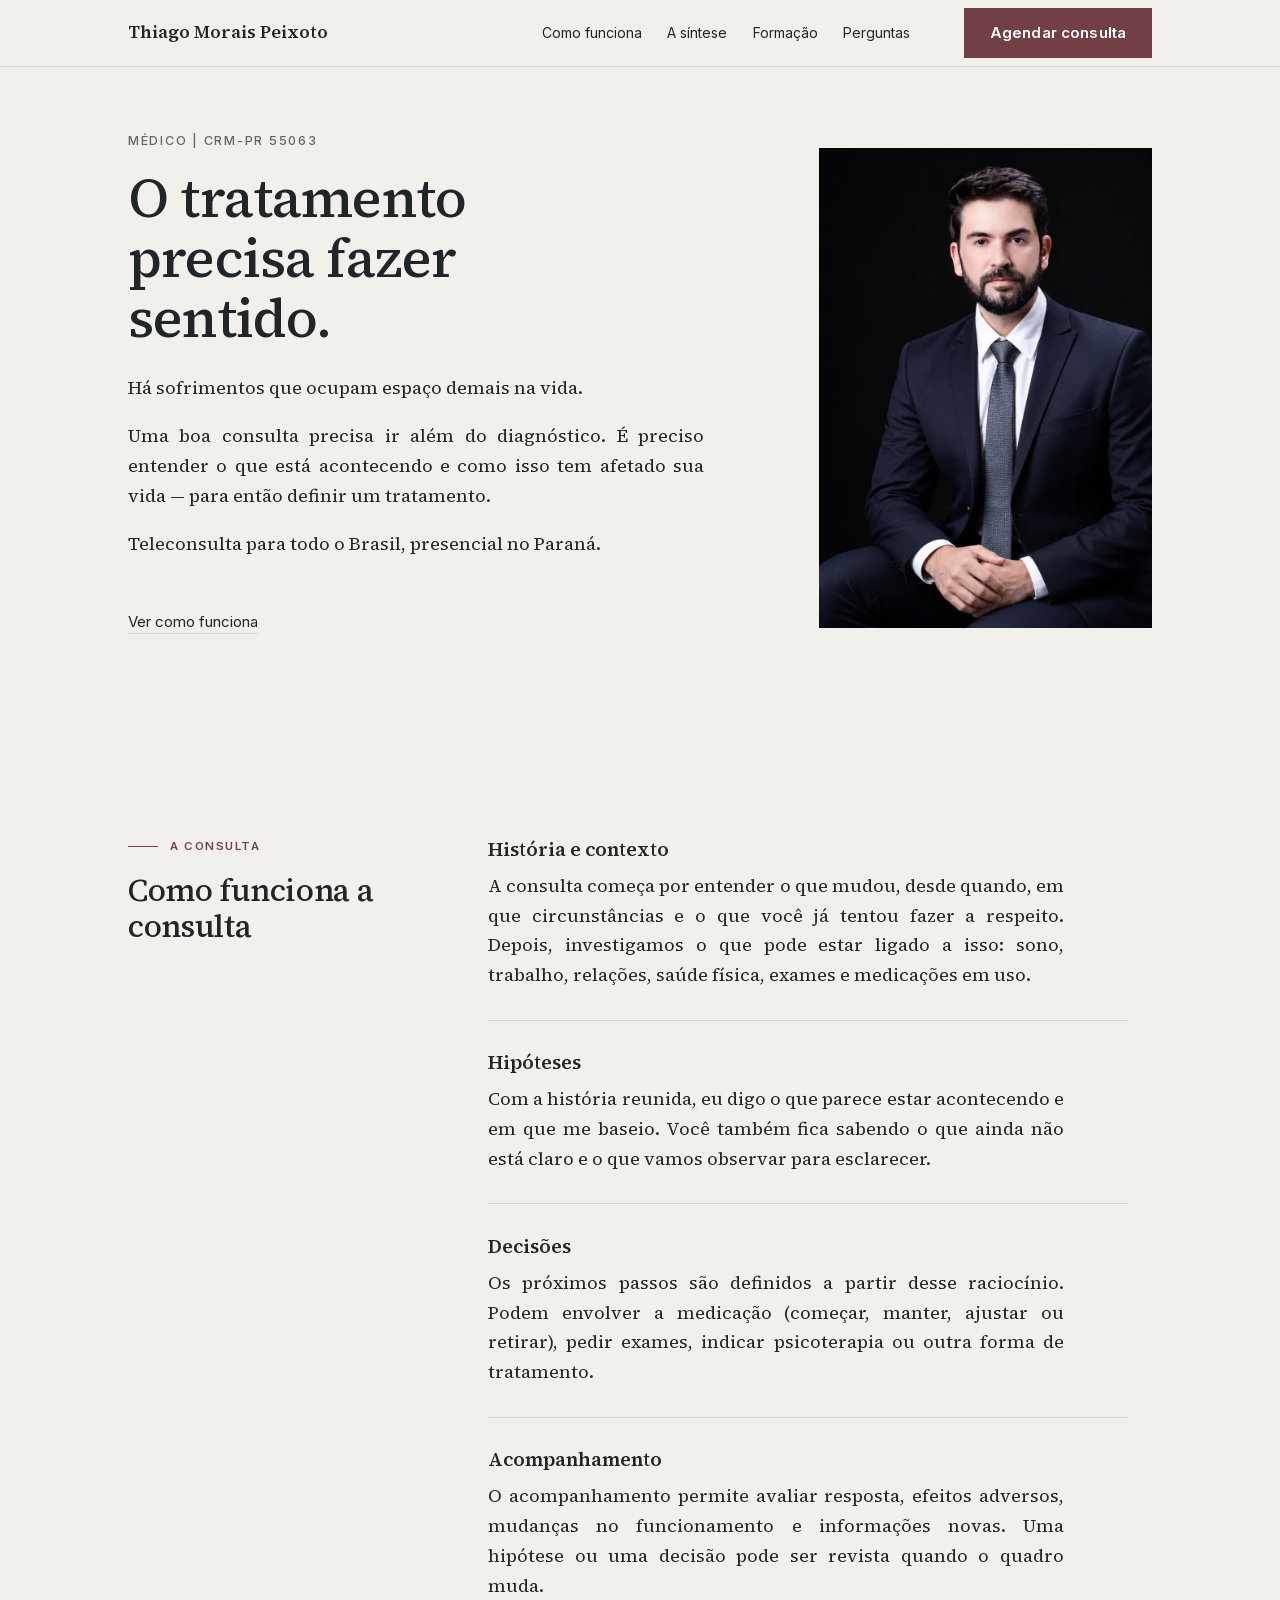
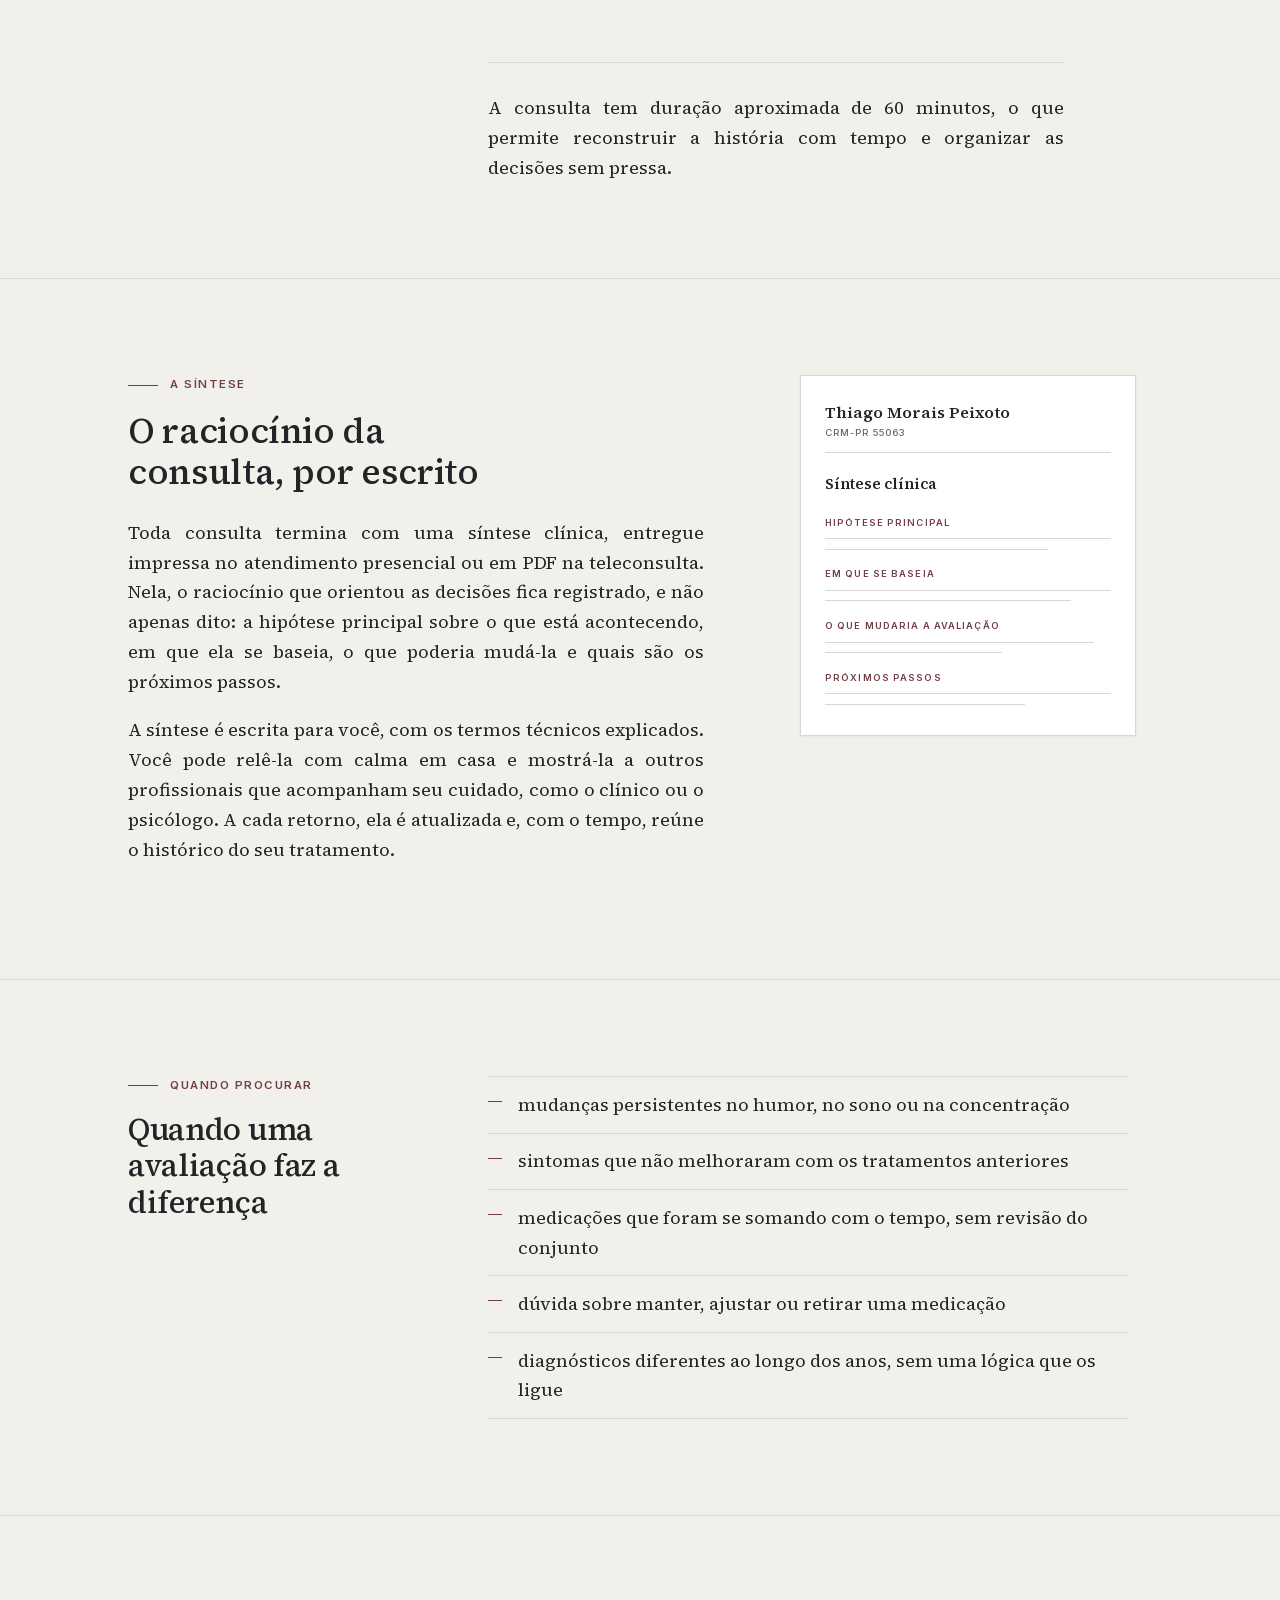
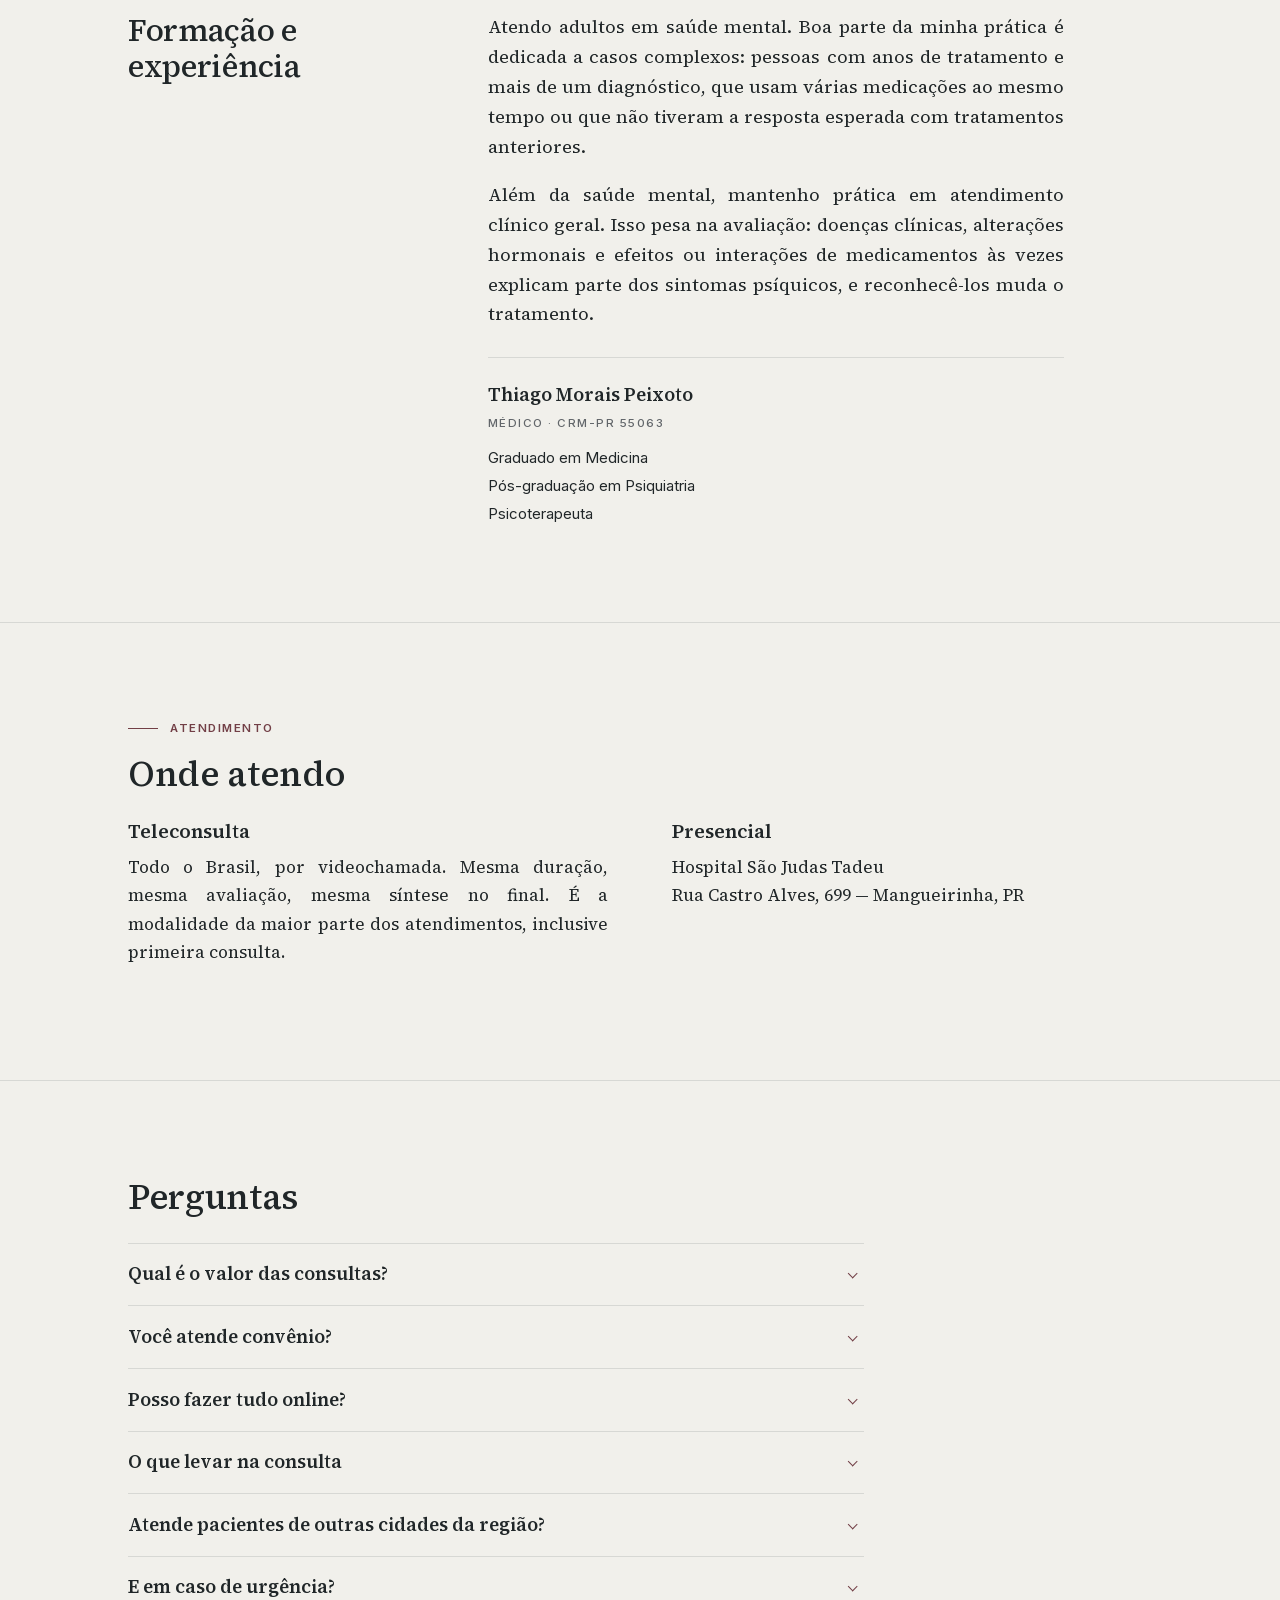
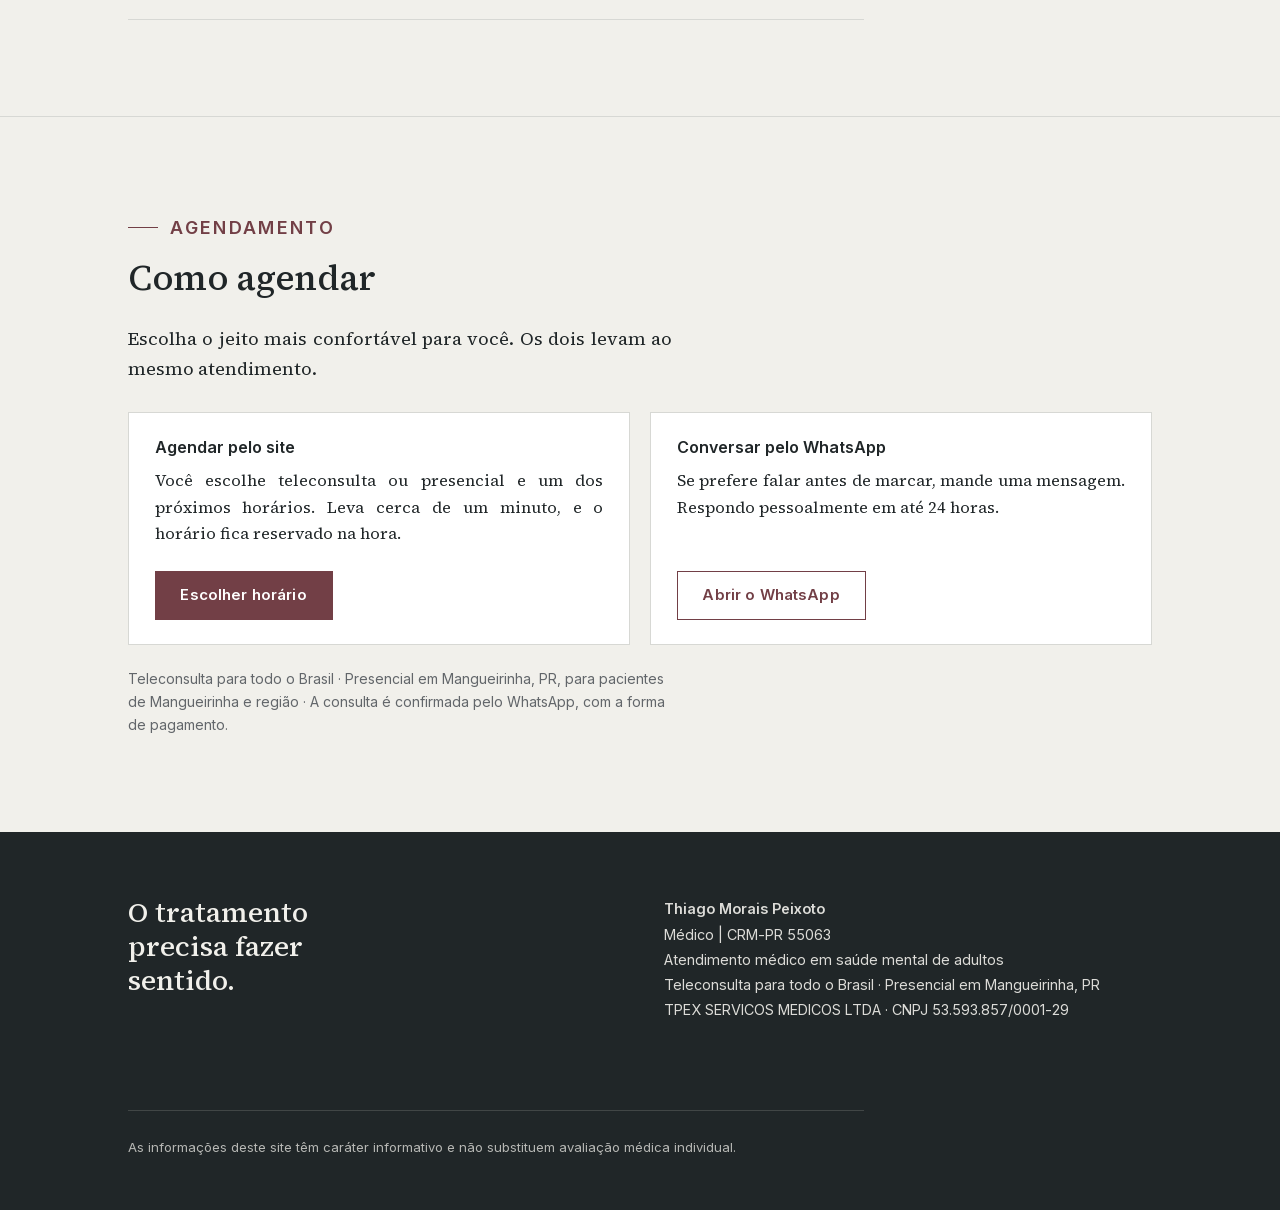
<file: index.html>
<!DOCTYPE html>
<html lang="pt-BR">
<head>
<meta charset="utf-8">
<meta name="viewport" content="width=device-width, initial-scale=1">
<meta name="facebook-domain-verification" content="jgd7z1g6s68jvlb3d54zhrgytg3u3x" />
<title>Thiago Morais Peixoto — Médico | Saúde mental de adultos em Mangueirinha (PR) e região · Teleconsulta</title>
<meta name="description" content="Atendimento médico em saúde mental de adultos em Mangueirinha (PR) e região: Chopinzinho, Coronel Vivida, Honório Serpa, Reserva do Iguaçu, Coronel Domingos Soares, Pato Branco e Palmas. Presencial no Hospital São Judas Tadeu e teleconsulta para todo o Brasil. CRM-PR 55063.">
<meta name="author" content="Thiago Morais Peixoto">
<meta name="theme-color" content="#F1F0EB">
<meta property="og:title" content="Thiago Morais Peixoto — Médico | Saúde mental de adultos">
<meta property="og:description" content="Consulta de aproximadamente 60 minutos com síntese clínica ao final: o raciocínio que levou às decisões, por escrito. Teleconsulta para todo o Brasil.">
<meta property="og:type" content="website">
<meta property="og:locale" content="pt_BR">
<meta property="og:url" content="https://thiagomoraispeixoto.com.br/">
<meta property="og:image" content="https://thiagomoraispeixoto.com.br/og-image.jpg">
<meta property="og:image:width" content="1200">
<meta property="og:image:height" content="630">
<meta property="og:image:alt" content="Thiago Morais Peixoto, médico, CRM-PR 55063.">
<link rel="canonical" href="https://thiagomoraispeixoto.com.br/">
<link rel="icon" href="favicon.svg" type="image/svg+xml">
<link rel="preload" href="fonts/ss4-text.woff2" as="font" type="font/woff2" crossorigin>
<link rel="preload" href="fonts/inter.woff2" as="font" type="font/woff2" crossorigin>
<link rel="stylesheet" href="style.css?v=2">
<script type="application/ld+json">
{
  "@context": "https://schema.org",
  "@type": "Physician",
  "name": "Thiago Morais Peixoto",
  "description": "Atendimento médico em saúde mental de adultos em Mangueirinha (PR) e região. Presencial no Hospital São Judas Tadeu e teleconsulta para todo o Brasil.",
  "url": "https://thiagomoraispeixoto.com.br/",
  "sameAs": [
    "https://www.instagram.com/thiagomoraispeixoto/",
    "https://www.linkedin.com/in/thiagomoraispeixoto/"
  ],
  "image": "https://thiagomoraispeixoto.com.br/og-image.jpg",
  "telephone": "+5532984127191",
  "priceRange": "R$ 550",
  "address": {
    "@type": "PostalAddress",
    "streetAddress": "Rua Castro Alves, 699 (Hospital São Judas Tadeu)",
    "addressLocality": "Mangueirinha",
    "addressRegion": "PR",
    "postalCode": "85540-000",
    "addressCountry": "BR"
  },
  "areaServed": [
    {
      "@type": "City",
      "name": "Mangueirinha, PR"
    },
    {
      "@type": "City",
      "name": "Chopinzinho, PR"
    },
    {
      "@type": "City",
      "name": "Coronel Vivida, PR"
    },
    {
      "@type": "City",
      "name": "Honório Serpa, PR"
    },
    {
      "@type": "City",
      "name": "Reserva do Iguaçu, PR"
    },
    {
      "@type": "City",
      "name": "Coronel Domingos Soares, PR"
    },
    {
      "@type": "City",
      "name": "Pato Branco, PR"
    },
    {
      "@type": "City",
      "name": "Palmas, PR"
    },
    {
      "@type": "Country",
      "name": "Brasil"
    }
  ],
  "availableService": {
    "@type": "MedicalTherapy",
    "name": "Consulta médica em saúde mental de adultos"
  },
  "isAcceptingNewPatients": true,
  "openingHoursSpecification": [
    {
      "@type": "OpeningHoursSpecification",
      "dayOfWeek": [
        "Tuesday"
      ],
      "opens": "19:00",
      "closes": "21:00"
    },
    {
      "@type": "OpeningHoursSpecification",
      "dayOfWeek": [
        "Wednesday",
        "Thursday"
      ],
      "opens": "19:30",
      "closes": "21:30"
    },
    {
      "@type": "OpeningHoursSpecification",
      "dayOfWeek": [
        "Saturday"
      ],
      "opens": "08:30",
      "closes": "11:30"
    }
  ],
  "potentialAction": {
    "@type": "ReserveAction",
    "target": "https://thiagomoraispeixoto.com.br/agendar/"
  }
}
</script>
</head>
<body>

<header class="topo">
  <div class="caixa">
    <a class="marca" href="#topo">Thiago Morais Peixoto</a>
    <nav aria-label="Seções da página">
      <a href="#metodo">Como funciona</a>
      <a href="#registro">A síntese</a>
      <a href="#sobre">Formação</a>
      <a href="#faq">Perguntas</a>
    </nav>
    <a class="botao" href="agendar/">Agendar consulta</a>
  </div>
</header>

<main id="topo">

<!-- Capa -->
<section class="capa">
  <div class="caixa">
    <div class="capa-texto">
      <p class="identificacao">Médico | CRM-PR 55063</p>

      <h1>O tratamento precisa fazer sentido.</h1>

      <p class="entrada">Há sofrimentos que ocupam espaço demais na vida.</p>

      <p class="entrada">Uma boa consulta precisa ir além do diagnóstico. É preciso entender o que está acontecendo e como isso tem afetado sua vida — para então definir um tratamento.</p>

      <p class="entrada">Teleconsulta para todo o Brasil, presencial no Paraná.</p>

    </div>

    <figure>
      <img src="retrato.webp" width="820" height="1183" alt="Fotografia de Thiago Morais Peixoto, médico, CRM-PR 55063." fetchpriority="high" decoding="async">
    </figure>

    <p class="capa-seguir"><a class="secundario" href="#metodo">Ver como funciona</a></p>
  </div>
</section>

<!-- Como funciona a consulta -->
<section class="secao" id="metodo" aria-labelledby="t-consulta">
  <div class="caixa duas">
    <div class="cabeca">
      <p class="rotulo">A consulta</p>
      <h2 id="t-consulta">Como funciona a consulta</h2>
    </div>

    <div class="subsecoes">
      <div>
        <h3>História e contexto</h3>
        <p>A consulta começa por entender o que mudou, desde quando, em que circunstâncias e o que você já tentou fazer a respeito. Depois, investigamos o que pode estar ligado a isso: sono, trabalho, relações, saúde física, exames e medicações em uso.</p>
      </div>

      <div>
        <h3>Hipóteses</h3>
        <p>Com a história reunida, eu digo o que parece estar acontecendo e em que me baseio. Você também fica sabendo o que ainda não está claro e o que vamos observar para esclarecer.</p>
      </div>

      <div>
        <h3>Decisões</h3>
        <p>Os próximos passos são definidos a partir desse raciocínio. Podem envolver a medicação (começar, manter, ajustar ou retirar), pedir exames, indicar psicoterapia ou outra forma de tratamento.</p>
      </div>

      <div>
        <h3>Acompanhamento</h3>
        <p>O acompanhamento permite avaliar resposta, efeitos adversos, mudanças no funcionamento e informações novas. Uma hipótese ou uma decisão pode ser revista quando o quadro muda.</p>
      </div>

      <p class="fechamento">A consulta tem duração aproximada de 60 minutos, o que permite reconstruir a história com tempo e organizar as decisões sem pressa.</p>
    </div>
  </div>
</section>

<!-- A síntese clínica (id mantido: #registro) -->
<section class="secao" id="registro" aria-labelledby="t-registro">
  <div class="caixa prova">
    <div>
      <p class="rotulo">A síntese</p>
      <h2 id="t-registro">O raciocínio da consulta, por escrito</h2>

      <p>Toda consulta termina com uma síntese clínica, entregue impressa no atendimento presencial ou em PDF na teleconsulta. Nela, o raciocínio que orientou as decisões fica registrado, e não apenas dito: a hipótese principal sobre o que está acontecendo, em que ela se baseia, o que poderia mudá-la e quais são os próximos passos.</p>

      <p>A síntese é escrita para você, com os termos técnicos explicados. Você pode relê-la com calma em casa e mostrá-la a outros profissionais que acompanham seu cuidado, como o clínico ou o psicólogo. A cada retorno, ela é atualizada e, com o tempo, reúne o histórico do seu tratamento.</p>
    </div>

    <!-- TODO futuro: inserir marca de margem somente quando houver ativo manual real digitalizado -->
    <div class="documento" role="img" aria-label="Modelo da síntese clínica entregue ao final da consulta, com quatro seções: hipótese principal, em que se baseia, o que mudaria a avaliação e próximos passos.">
      <div class="doc-topo">
        <span class="doc-nome">Thiago Morais Peixoto</span>
        <span class="doc-crm">CRM-PR 55063</span>
      </div>
      <p class="doc-titulo">Síntese clínica</p>
      <p class="doc-rubrica">Hipótese principal</p>
      <div class="doc-linhas"><i style="width:100%"></i><i style="width:78%"></i></div>
      <p class="doc-rubrica">Em que se baseia</p>
      <div class="doc-linhas"><i style="width:100%"></i><i style="width:86%"></i></div>
      <p class="doc-rubrica">O que mudaria a avaliação</p>
      <div class="doc-linhas"><i style="width:94%"></i><i style="width:62%"></i></div>
      <p class="doc-rubrica">Próximos passos</p>
      <div class="doc-linhas"><i style="width:100%"></i><i style="width:70%"></i></div>
    </div>
  </div>
</section>

<!-- Quando procurar -->
<section class="secao" id="quando" aria-labelledby="t-quando">
  <div class="caixa duas">
    <div class="cabeca">
      <p class="rotulo">Quando procurar</p>
      <h2 id="t-quando">Quando uma avaliação faz a diferença</h2>
    </div>

    <div>
      <ul class="lista">
        <li>mudanças persistentes no humor, no sono ou na concentração</li>
        <li>sintomas que não melhoraram com os tratamentos anteriores</li>
        <li>medicações que foram se somando com o tempo, sem revisão do conjunto</li>
        <li>dúvida sobre manter, ajustar ou retirar uma medicação</li>
        <li>diagnósticos diferentes ao longo dos anos, sem uma lógica que os ligue</li>
      </ul>
    </div>
  </div>
</section>

<!-- Sobre -->
<section class="secao" id="sobre" aria-labelledby="t-sobre">
  <div class="caixa duas">
    <div class="cabeca">
      <h2 id="t-sobre">Formação e experiência</h2>
    </div>

    <div>
      <p>Atendo adultos em saúde mental. Boa parte da minha prática é dedicada a casos complexos: pessoas com anos de tratamento e mais de um diagnóstico, que usam várias medicações ao mesmo tempo ou que não tiveram a resposta esperada com tratamentos anteriores.</p>

      <p>Além da saúde mental, mantenho prática em atendimento clínico geral. Isso pesa na avaliação: doenças clínicas, alterações hormonais e efeitos ou interações de medicamentos às vezes explicam parte dos sintomas psíquicos, e reconhecê-los muda o tratamento.</p>

      <div class="credenciais">
        <p class="cred-nome">Thiago Morais Peixoto</p>
        <p class="cred-crm">Médico · CRM-PR 55063</p>
        <ul class="cred-lista">
          <li>Graduado em Medicina</li>
          <li>Pós-graduação em Psiquiatria</li>
          <li>Psicoterapeuta</li>
        </ul>
      </div>
    </div>
  </div>
</section>

<!-- Onde atendo -->
<section class="secao" id="atendimento" aria-labelledby="t-atendimento">
  <div class="caixa">
    <div class="cabeca">
      <p class="rotulo">Atendimento</p>
      <h2 id="t-atendimento">Onde atendo</h2>
    </div>

    <div class="modalidades">
      <div>
        <h3>Teleconsulta</h3>
        <p>Todo o Brasil, por videochamada. Mesma duração, mesma avaliação, mesma síntese no final. É a modalidade da maior parte dos atendimentos, inclusive primeira consulta.</p>
      </div>
      <div>
        <h3>Presencial</h3>
        <p>Hospital São Judas Tadeu<br>Rua Castro Alves, 699 — Mangueirinha, PR</p>
      </div>
    </div>
  </div>
</section>

<!-- Perguntas -->
<section class="secao" id="faq" aria-labelledby="t-faq">
  <div class="caixa">
    <div class="cabeca">
      <h2 id="t-faq">Perguntas</h2>
    </div>

    <div class="perguntas">
      <details>
        <summary>Qual é o valor das consultas?</summary>
        <p>R$ 550,00 por consulta com duração de aproximadamente 60 minutos, com a síntese clínica ao final.</p>
        <p class="pagamento">Formas de pagamento:<br>
        Teleconsulta: Pix.<br>
        Atendimento presencial: dinheiro, Pix ou cartão.</p>
      </details>

      <details>
        <summary>Você atende convênio?</summary>
        <p>Não. Emito recibo para reembolso, e ele segue as regras da sua operadora.</p>
      </details>

      <details>
        <summary>Posso fazer tudo online?</summary>
        <p>Sim, inclusive a primeira consulta. A avaliação se faz conversando e reconstruindo sua história, e nada disso muda por videochamada.</p>
        <p>Em casa você tem as caixas de medicação, as receitas antigas e os exames ao alcance da mão, o que costuma deixar a consulta mais precisa. E não há deslocamento nem sala de espera. Se em algum momento for necessário exame presencial, eu digo na hora.</p>
      </details>

      <details>
        <summary>O que levar na consulta</summary>
        <p>Recomendo levar: a lista das medicações em uso com as doses, receitas e exames recentes.</p>
      </details>

      <details>
        <summary>Atende pacientes de outras cidades da região?</summary>
        <p>Sim. O atendimento presencial é em Mangueirinha, no Hospital São Judas Tadeu (Rua Castro Alves, 699), e recebe pacientes de toda a região, como Chopinzinho, Coronel Vivida, Honório Serpa, Reserva do Iguaçu, Coronel Domingos Soares, Pato Branco e Palmas. Para quem mora longe, a teleconsulta tem a mesma duração e a mesma avaliação.</p>
      </details>

      <details>
        <summary>E em caso de urgência?</summary>
        <p>Em situações de urgência, procure atendimento presencial no serviço de emergência mais próximo ou ligue 192.</p>
      </details>
    </div>
  </div>
</section>

<!-- Como agendar -->
<section class="secao agendar" id="agendar" aria-labelledby="t-agendar">
  <div class="caixa">
    <p class="rotulo">Agendamento</p>
    <h2 id="t-agendar">Como agendar</h2>
    <p>Escolha o jeito mais confortável para você. Os dois levam ao mesmo atendimento.</p>
    <div class="caminhos">
      <div class="caminho">
        <h3>Agendar pelo site</h3>
        <p>Você escolhe teleconsulta ou presencial e um dos próximos horários. Leva cerca de um minuto, e o horário fica reservado na hora.</p>
        <a class="botao" href="agendar/">Escolher horário</a>
      </div>
      <div class="caminho">
        <h3>Conversar pelo WhatsApp</h3>
        <p>Se prefere falar antes de marcar, mande uma mensagem. Respondo pessoalmente em até 24 horas.</p>
        <a class="botao botao-sec" href="https://wa.me/5532984127191?text=Ol%C3%A1%2C%20vim%20pelo%20site%20e%20gostaria%20de%20agendar%20uma%20consulta.">Abrir o WhatsApp</a>
      </div>
    </div>
    <p class="nota">Teleconsulta para todo o Brasil · Presencial em Mangueirinha, PR, para pacientes de Mangueirinha e região · A consulta é confirmada pelo WhatsApp, com a forma de pagamento.</p>
  </div>
</section>

</main>

<footer>
  <div class="caixa">
    <p class="lema">O tratamento precisa fazer sentido.</p>

    <p class="assinatura">
      <strong>Thiago Morais Peixoto</strong><br>
      Médico | CRM-PR 55063<br>
      Atendimento médico em saúde mental de adultos<br>
      Teleconsulta para todo o Brasil · Presencial em Mangueirinha, PR<br>
      TPEX SERVICOS MEDICOS LTDA · CNPJ 53.593.857/0001-29
    </p>

    <p class="disclaimer">As informações deste site têm caráter informativo e não substituem avaliação médica individual.</p>
  </div>
</footer>

</body>
</html>
</file>
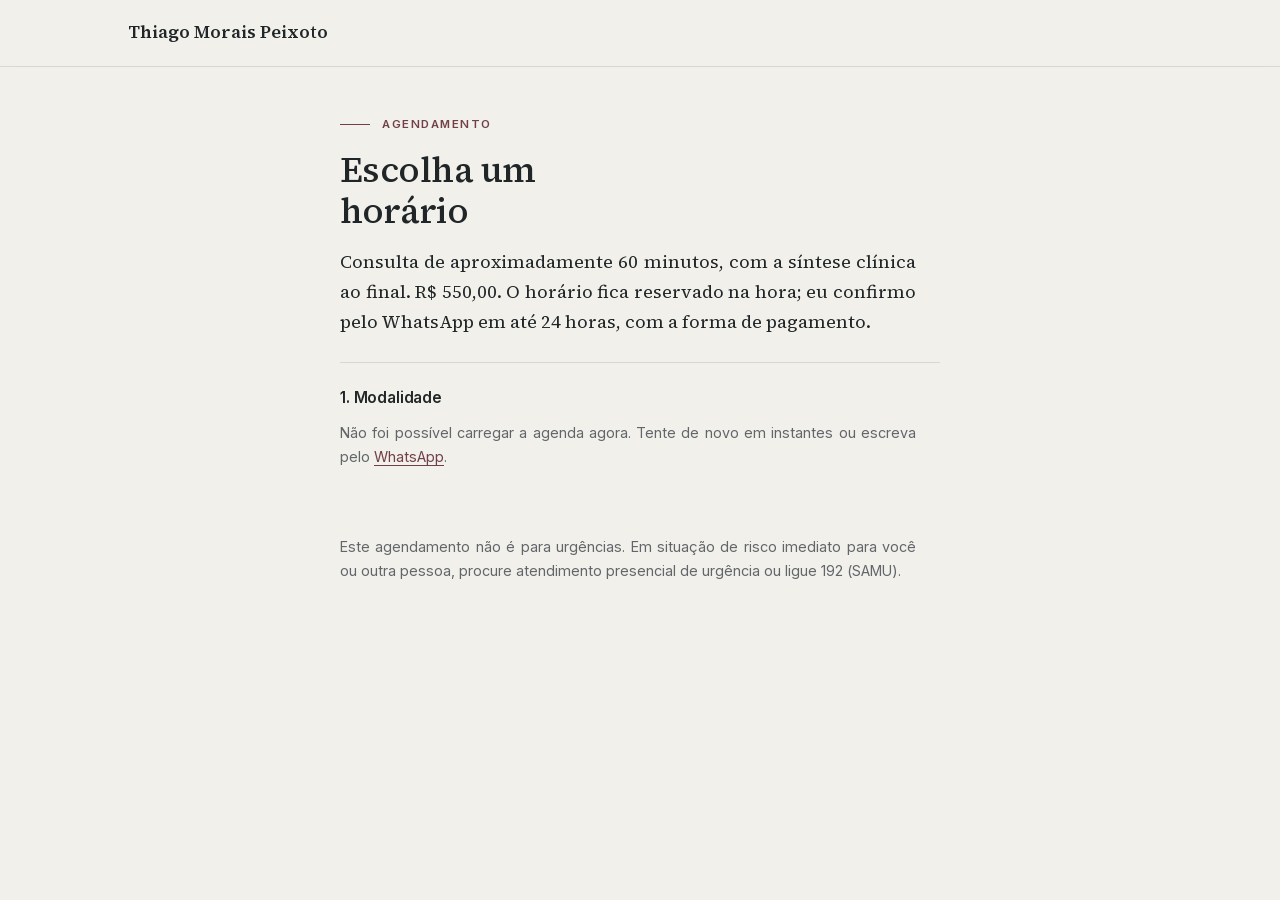
<file: agendar/index.html>
<!DOCTYPE html>
<html lang="pt-BR">
<head>
<meta charset="utf-8">
<meta name="viewport" content="width=device-width, initial-scale=1">
<title>Agendar consulta — Thiago Morais Peixoto</title>
<meta name="description" content="Escolha um horário para teleconsulta ou consulta presencial em Mangueirinha (PR). Atendimento médico em saúde mental de adultos. CRM-PR 55063.">
<meta name="theme-color" content="#F1F0EB">
<meta name="robots" content="noindex">
<link rel="icon" href="../favicon.svg" type="image/svg+xml">
<link rel="preload" href="../fonts/ss4-text.woff2" as="font" type="font/woff2" crossorigin>
<link rel="preload" href="../fonts/inter.woff2" as="font" type="font/woff2" crossorigin>
<link rel="stylesheet" href="../style.css?v=2">
<style>
  .ag { max-width: 40rem; margin: 0 auto; padding: 3rem 1.25rem 5rem; }
  .ag h1 { font-size: clamp(1.7rem, 4vw, 2.2rem); line-height: 1.15; margin: .6rem 0 1rem; }
  .ag p { text-align: justify; hyphens: auto; }
  .passo { border-top: 1px solid var(--linha); padding-top: 1.6rem; margin-top: 1.6rem; }
  .passo h2 { font-family: var(--sans); font-size: .95rem; font-weight: 600; margin: 0 0 .9rem; max-width: none; }
  .opcoes { display: flex; flex-wrap: wrap; gap: .6rem; }
  .op { font-family: var(--sans); font-size: .9rem; padding: .7rem 1rem; border: 1px solid var(--linha);
        background: var(--branco); color: var(--tinta); border-radius: 4px; cursor: pointer; }
  .op[aria-pressed="true"] { border-color: var(--vinho); color: var(--vinho); box-shadow: inset 0 0 0 1px var(--vinho); }
  .dia { font-family: var(--sans); font-size: .8rem; font-weight: 600; letter-spacing: .06em; text-transform: uppercase;
         color: var(--secundario); margin: 1.1rem 0 .5rem; }
  label { display: block; font-family: var(--sans); font-size: .85rem; margin: .9rem 0 .3rem; }
  input[type=text], input[type=tel], input[type=email] { width: 100%; box-sizing: border-box; font: inherit; padding: .65rem .75rem;
         border: 1px solid var(--linha); border-radius: 4px; background: var(--branco); }
  .armadilha { position: absolute; left: -9999px; }
  .msg { font-family: var(--sans); font-size: .9rem; color: var(--secundario); }
  .erro { color: var(--vinho); }
  .resumo { background: var(--branco); border: 1px solid var(--linha); padding: 1.2rem 1.4rem; border-radius: 4px; }
  .resumo p { margin: .35rem 0; }
  .marcar { display: flex; gap: .5rem; align-items: center; }
  [hidden] { display: none !important; }
</style>
</head>
<body>
<header class="topo"><div class="caixa"><a class="marca" href="../">Thiago Morais Peixoto</a></div></header>

<main class="ag">
  <p class="rotulo">Agendamento</p>
  <h1>Escolha um horário</h1>
  <p>Consulta de aproximadamente 60 minutos, com a síntese clínica ao final. R$ 550,00. O horário fica reservado na hora; eu confirmo pelo WhatsApp em até 24 horas, com a forma de pagamento.</p>

  <section class="passo" id="p1">
    <h2>1. Modalidade</h2>
    <div class="opcoes" id="modalidades"><p class="msg">Carregando a agenda…</p></div>
  </section>

  <section class="passo" id="p3" hidden>
    <h2>2. Escolha um dos próximos horários</h2>
    <p class="msg" id="carregando">Procurando horários…</p>
    <div class="opcoes" id="horarios"></div>
    <p class="msg" id="nenhum" hidden>Nenhum serve? <a id="zapNenhum" href="#">Fale comigo no WhatsApp</a> que eu verifico outras possibilidades.</p>
  </section>

  <section class="passo" id="p4" hidden>
    <h2>3. Seus dados</h2>
    <form id="form" novalidate>
      <label for="nome">Nome completo</label>
      <input id="nome" type="text" autocomplete="name" required>
      <label for="whatsapp">WhatsApp (com DDD)</label>
      <input id="whatsapp" type="tel" autocomplete="tel" inputmode="tel" required>
      <label for="email">E-mail (opcional: para receber a confirmação e o lembrete)</label>
      <input id="email" type="email" autocomplete="email">
      <label class="marcar"><input id="retorno" type="checkbox"> Já me consultei com você antes</label>
      <input class="armadilha" id="site_url" type="text" tabindex="-1" autocomplete="off" aria-hidden="true">
      <p class="msg">Não é preciso contar o motivo da consulta aqui. Isso é conversado na própria consulta.</p>
      <p class="msg erro" id="erroForm" hidden></p>
      <button class="botao" type="submit" id="enviar">Reservar horário</button>
    </form>
  </section>

  <section class="passo" id="p5" hidden>
    <h2>Horário reservado</h2>
    <div class="resumo" id="resumo"></div>
    <p>Vou te chamar no WhatsApp informado em até 24 horas para confirmar a consulta e combinar o pagamento. Não precisa fazer mais nada agora.</p>
  </section>

  <p class="msg" style="margin-top:3rem">Este agendamento não é para urgências. Em situação de risco imediato para você ou outra pessoa, procure atendimento presencial de urgência ou ligue 192 (SAMU).</p>
</main>

<script>
// Endereço do backend (Apps Script publicado na conta tpexmed@gmail.com). Com ?teste=1 a página usa dados fictícios.
var API = 'https://script.google.com/macros/s/AKfycbzWVlsOTj-3RDSST54sRvavpS9Mtk_zqBJJwbPT8Yj2Zev2KrGewVhtuKQiCYgsYBHm/exec';
var TESTE = /[?&]teste=1/.test(location.search) || !API;
var ORIGEM = (location.search.match(/[?&]origem=([\w-]+)/) || [,'direto'])[1];
var estado = { modalidade: null, tipo: null, inicio: null };
var $ = function (id) { return document.getElementById(id); };

function api(params) {
  if (TESTE) return Promise.resolve(simular(params));
  var q = Object.keys(params).map(function (k) { return k + '=' + encodeURIComponent(params[k]); }).join('&');
  return fetch(API + '?' + q).then(function (r) { return r.json(); });
}
function reservar(dados) {
  if (TESTE) return Promise.resolve(simularReserva(dados));
  return fetch(API, { method: 'POST', headers: { 'Content-Type': 'text/plain;charset=utf-8' }, body: JSON.stringify(dados) })
    .then(function (r) { return r.json(); });
}

function botoes(caixa, itens, aoEscolher) {
  caixa.innerHTML = '';
  itens.forEach(function (it) {
    var b = document.createElement('button');
    b.type = 'button'; b.className = 'op'; b.textContent = it.rotulo; b.setAttribute('aria-pressed', 'false');
    b.onclick = function () {
      [].forEach.call(caixa.querySelectorAll('.op'), function (x) { x.setAttribute('aria-pressed', 'false'); });
      b.setAttribute('aria-pressed', 'true'); aoEscolher(it.id);
    };
    caixa.appendChild(b);
  });
}

var fmtDia = new Intl.DateTimeFormat('pt-BR', { weekday: 'long', day: '2-digit', month: 'long', timeZone: 'America/Sao_Paulo' });
var fmtHora = new Intl.DateTimeFormat('pt-BR', { hour: '2-digit', minute: '2-digit', timeZone: 'America/Sao_Paulo' });

var fmtOpcao = new Intl.DateTimeFormat('pt-BR', { weekday: 'long', day: '2-digit', month: '2-digit', hour: '2-digit', minute: '2-digit', timeZone: 'America/Sao_Paulo' });

function carregarHorarios() {
  $('p3').hidden = false; $('p4').hidden = true; $('nenhum').hidden = true; $('carregando').hidden = false;
  $('carregando').textContent = 'Procurando horários…'; $('horarios').innerHTML = '';
  api({ acao: 'horarios', modalidade: estado.modalidade }).then(function (r) {
    $('carregando').hidden = true;
    var lista = r.horarios || [];
    $('zapNenhum').href = 'https://wa.me/5532984127191?text=' + encodeURIComponent('Olá, vi os horários no site (' + (estado.modalidade === 'Teleconsulta' ? 'teleconsulta' : 'presencial') + ') e nenhum serve para mim. Pode me passar outras opções?');
    $('nenhum').hidden = false;
    if (!lista.length) { $('carregando').hidden = false; $('carregando').textContent = 'Não há horário livre nesta modalidade nas próximas semanas.'; return; }
    botoes($('horarios'), lista.map(function (iso) {
      var t = fmtOpcao.format(new Date(iso)).replace(',', ' ·').replace(' ', ' ');
      return { id: iso, rotulo: t.charAt(0).toUpperCase() + t.slice(1) };
    }), function (iso) { estado.inicio = iso; $('p4').hidden = false; $('nome').focus(); });
  }).catch(function () {
    $('carregando').textContent = 'Não foi possível carregar os horários agora. Tente de novo em instantes ou escreva pelo WhatsApp.';
  });
}

$('form').onsubmit = function (e) {
  e.preventDefault();
  var dados = { nome: $('nome').value.trim(), whatsapp: $('whatsapp').value, email: $('email').value.trim(),
                site_url: $('site_url').value, modalidade: estado.modalidade, tipo: $('retorno').checked ? 'retorno' : 'primeira', inicio: estado.inicio, origem: ORIGEM };
  var faltam = [];
  if (dados.nome.length < 3) faltam.push('nome');
  if (dados.whatsapp.replace(/\D/g, '').length < 10) faltam.push('WhatsApp com DDD');
  if (dados.email && !/^[^@\s]+@[^@\s]+\.[^@\s]+$/.test(dados.email)) faltam.push('e-mail válido');
  if (faltam.length) { $('erroForm').textContent = 'Confira: ' + faltam.join(', ') + '.'; $('erroForm').hidden = false; return; }
  $('erroForm').hidden = true; $('enviar').disabled = true; $('enviar').textContent = 'Reservando…';
  reservar(dados).then(function (r) {
    $('enviar').disabled = false; $('enviar').textContent = 'Reservar horário';
    if (r.erro === 'horario_indisponivel') { $('erroForm').textContent = 'Esse horário acabou de ser reservado. Escolha outro.'; $('erroForm').hidden = false; carregarHorarios(); return; }
    if (!r.ok) { $('erroForm').textContent = 'Não foi possível reservar agora. Tente de novo ou escreva pelo WhatsApp.'; $('erroForm').hidden = false; return; }
    var linhas = ['<p><strong>' + r.quando + '</strong> · ' + r.modalidade + '</p>'];
    if (r.endereco) linhas.push('<p>' + r.endereco + '</p>');
    if (r.meet) linhas.push('<p>O link da teleconsulta será enviado na confirmação.</p>');
    if (estado.politica) linhas.push('<p class="msg">' + estado.politica + '</p>');
    $('resumo').innerHTML = linhas.join('');
    ['p1', 'p3', 'p4'].forEach(function (id) { $(id).hidden = true; });
    $('p5').hidden = false; window.scrollTo(0, 0);
  }).catch(function () {
    $('enviar').disabled = false; $('enviar').textContent = 'Reservar horário';
    $('erroForm').textContent = 'Sem conexão com a agenda. Tente de novo ou escreva pelo WhatsApp.'; $('erroForm').hidden = false;
  });
};

// ---------- modo de teste (sem backend) ----------
function simular(p) {
  if (p.acao === 'config') return CONFIG_TESTE;
  var base = new Date(); base.setHours(0, 0, 0, 0); var out = [];
  for (var d = 2; d < 9; d++) {
    var dia = new Date(base.getTime() + d * 86400000);
    if (p.modalidade === 'Teleconsulta' && [2, 4].indexOf(dia.getDay()) >= 0) [18, 19, 20].forEach(function (h) { out.push(new Date(dia.getTime() + h * 3600000).toISOString()); });
    if (p.modalidade === 'Mangueirinha' && dia.getDay() === 6) [8, 9, 10, 11].forEach(function (h) { out.push(new Date(dia.getTime() + h * 3600000).toISOString()); });
  }
  return { horarios: out };
}
function simularReserva(d) {
  var q = fmtDia.format(new Date(d.inicio)) + ' às ' + fmtHora.format(new Date(d.inicio));
  return { ok: true, quando: q, modalidade: d.modalidade, endereco: d.modalidade === 'Mangueirinha' ? 'Hospital São Judas Tadeu · Rua Castro Alves, 699 · Mangueirinha, PR' : '',
           meet: d.modalidade === 'Teleconsulta' ? 'teste' : '',
           whatsappUrl: 'https://wa.me/5532984127191?text=' + encodeURIComponent('[TESTE] reserva de ' + d.nome + ' em ' + q) };
}
var CONFIG_TESTE = { modalidades: ['Teleconsulta', 'Mangueirinha'], politica: 'Se precisar remarcar ou cancelar, avise com pelo menos 24 horas pelo WhatsApp.',
  tipos: [{ id: 'primeira', rotulo: 'Sim, primeira consulta' }, { id: 'retorno', rotulo: 'Não, é retorno' }] };

// ---------- início ----------
api({ acao: 'config' }).then(function (c) {
  estado.politica = c.politica || '';
  var mods = (c.modalidades || []).map(function (m) { return { id: m, rotulo: m === 'Teleconsulta' ? 'Teleconsulta' : 'Presencial · ' + m }; });
  botoes($('modalidades'), mods, function (m) { estado.modalidade = m; carregarHorarios(); });
}).catch(function () {
  $('modalidades').innerHTML = '<p class="msg">Não foi possível carregar a agenda agora. Tente de novo em instantes ou escreva pelo <a href="https://wa.me/5532984127191">WhatsApp</a>.</p>';
});
</script>
</body>
</html>
</file>
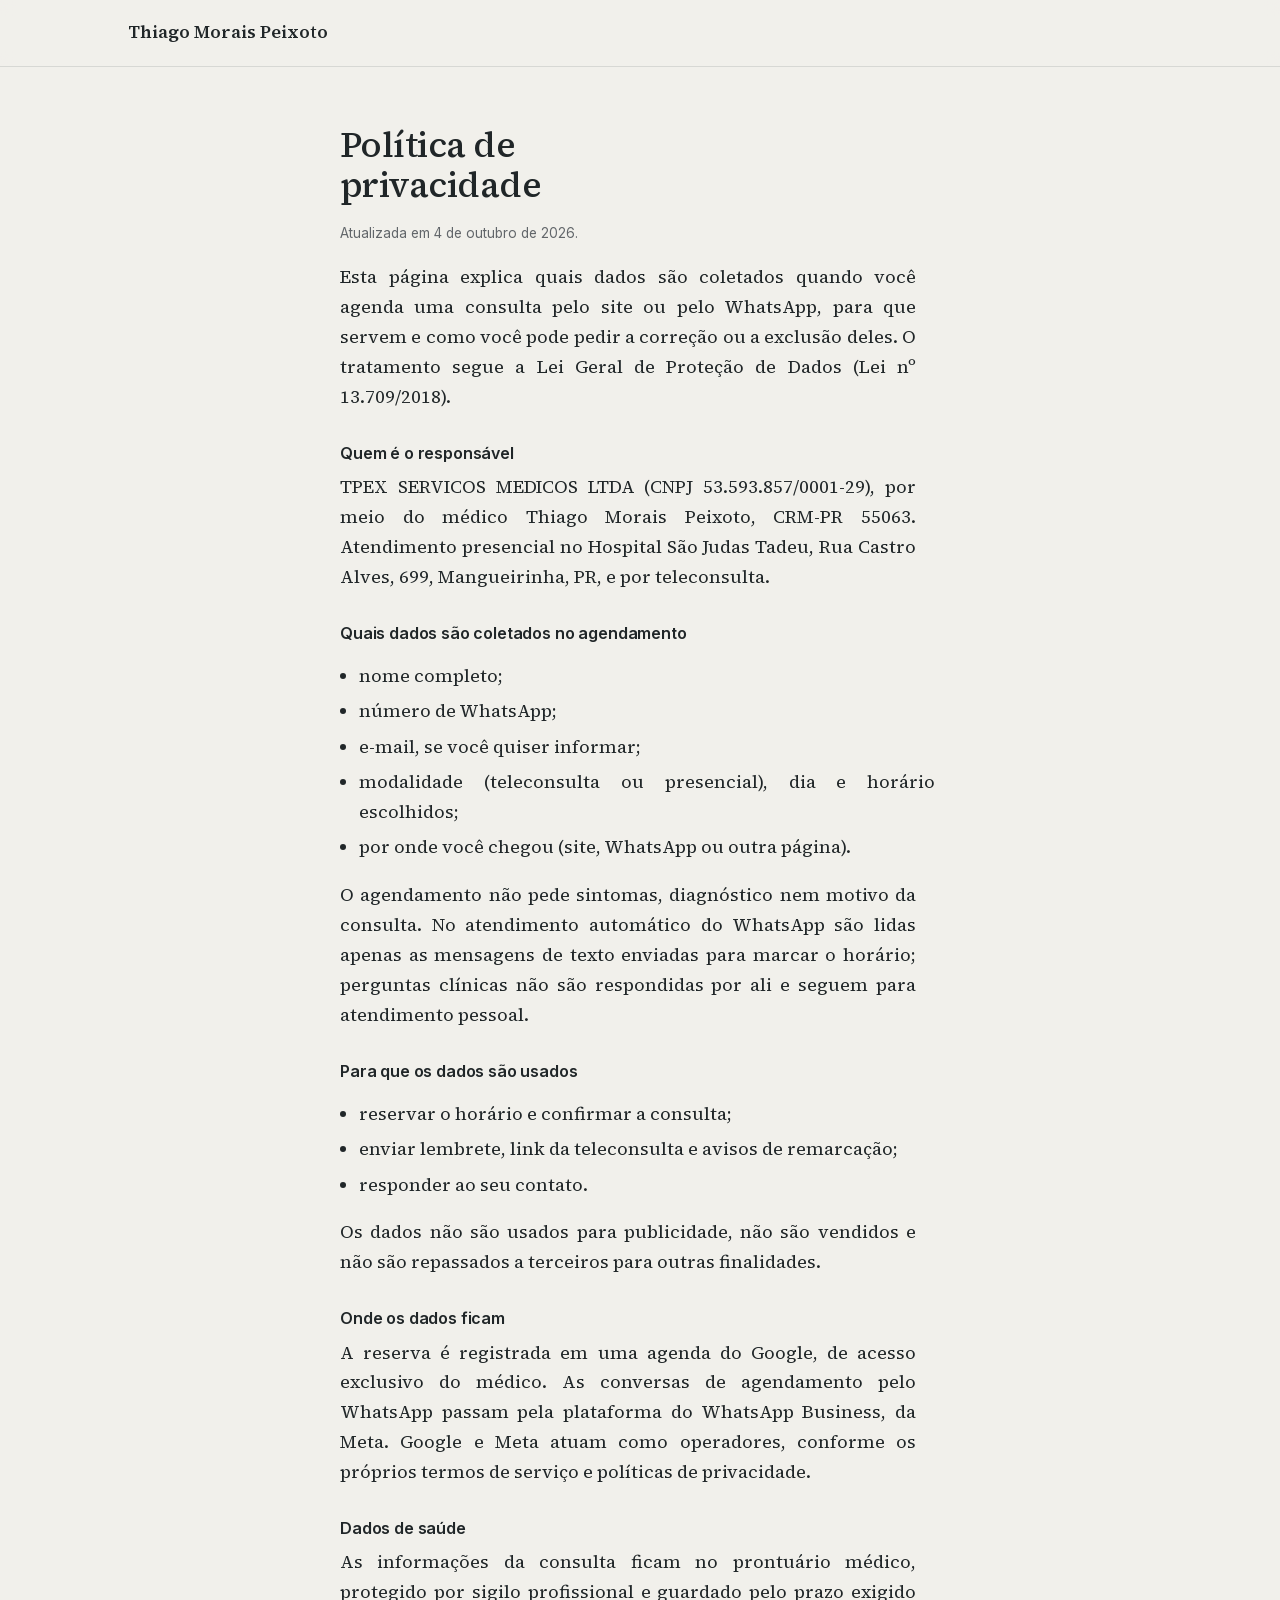
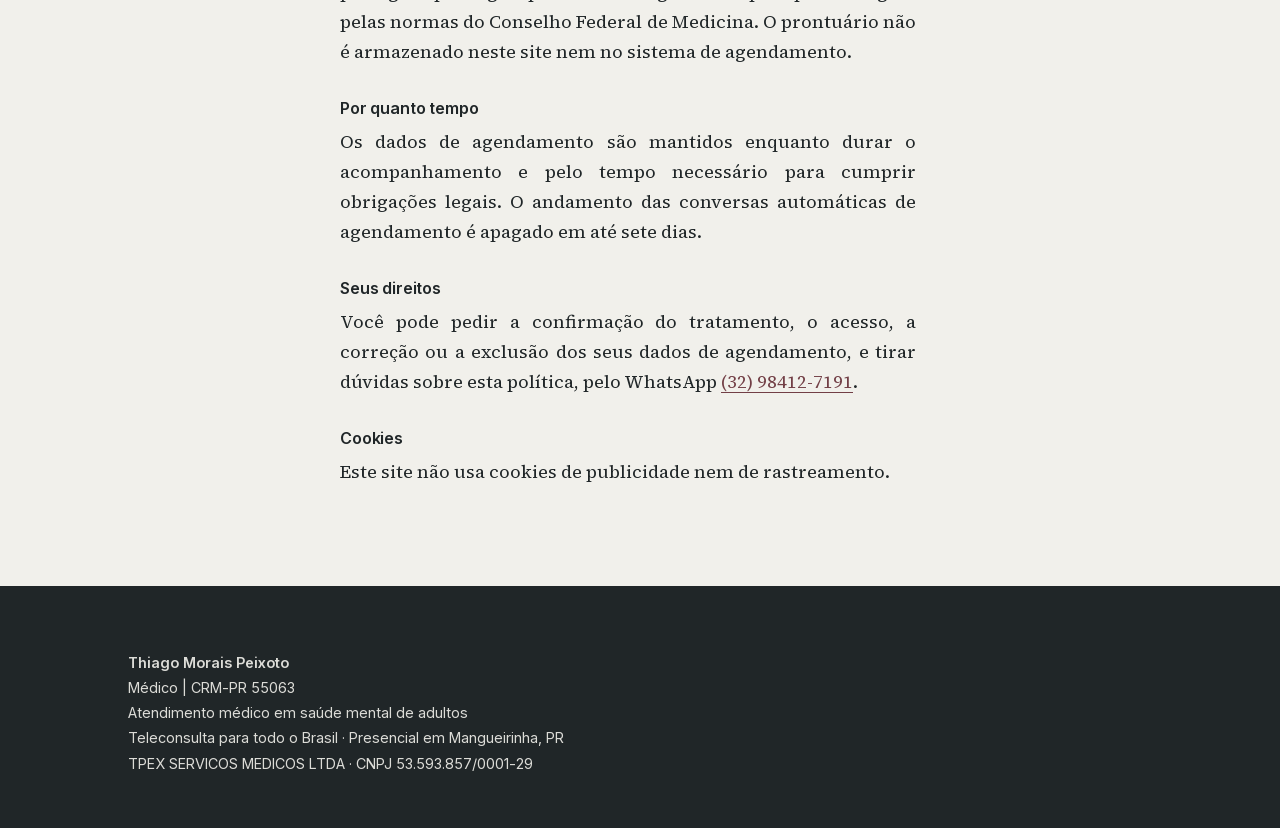
<file: privacidade/index.html>
<!DOCTYPE html>
<html lang="pt-BR">
<head>
<meta charset="utf-8">
<meta name="viewport" content="width=device-width, initial-scale=1">
<title>Política de privacidade — Thiago Morais Peixoto</title>
<meta name="description" content="Como os dados informados no agendamento de consultas pelo site e pelo WhatsApp são usados e protegidos. Thiago Morais Peixoto, médico, CRM-PR 55063.">
<meta name="theme-color" content="#F1F0EB">
<link rel="canonical" href="https://thiagomoraispeixoto.com.br/privacidade/">
<link rel="icon" href="../favicon.svg" type="image/svg+xml">
<link rel="preload" href="../fonts/ss4-text.woff2" as="font" type="font/woff2" crossorigin>
<link rel="preload" href="../fonts/inter.woff2" as="font" type="font/woff2" crossorigin>
<link rel="stylesheet" href="../style.css?v=2">
<style>
  .pp { max-width: 40rem; margin: 0 auto; padding: 3rem 1.25rem 5rem; }
  .pp h1 { font-size: clamp(1.7rem, 4vw, 2.2rem); line-height: 1.15; margin: .6rem 0 1rem; }
  .pp h2 { font-family: var(--sans); font-size: 1rem; font-weight: 600; margin: 2rem 0 .6rem; max-width: none; }
  .pp p, .pp li { text-align: justify; hyphens: auto; }
  .pp ul { padding-left: 1.2rem; }
  .pp li { margin: .35rem 0; }
  .pp .data { font-family: var(--sans); font-size: .85rem; color: var(--secundario); }
</style>
</head>
<body>
<header class="topo"><div class="caixa"><a class="marca" href="../">Thiago Morais Peixoto</a></div></header>

<main class="pp">
  <h1>Política de privacidade</h1>
  <p class="data">Atualizada em 4 de outubro de 2026.</p>

  <p>Esta página explica quais dados são coletados quando você agenda uma consulta pelo site ou pelo WhatsApp, para que servem e como você pode pedir a correção ou a exclusão deles. O tratamento segue a Lei Geral de Proteção de Dados (Lei nº 13.709/2018).</p>

  <h2>Quem é o responsável</h2>
  <p>TPEX SERVICOS MEDICOS LTDA (CNPJ 53.593.857/0001-29), por meio do médico Thiago Morais Peixoto, CRM-PR 55063. Atendimento presencial no Hospital São Judas Tadeu, Rua Castro Alves, 699, Mangueirinha, PR, e por teleconsulta.</p>

  <h2>Quais dados são coletados no agendamento</h2>
  <ul>
    <li>nome completo;</li>
    <li>número de WhatsApp;</li>
    <li>e-mail, se você quiser informar;</li>
    <li>modalidade (teleconsulta ou presencial), dia e horário escolhidos;</li>
    <li>por onde você chegou (site, WhatsApp ou outra página).</li>
  </ul>
  <p>O agendamento não pede sintomas, diagnóstico nem motivo da consulta. No atendimento automático do WhatsApp são lidas apenas as mensagens de texto enviadas para marcar o horário; perguntas clínicas não são respondidas por ali e seguem para atendimento pessoal.</p>

  <h2>Para que os dados são usados</h2>
  <ul>
    <li>reservar o horário e confirmar a consulta;</li>
    <li>enviar lembrete, link da teleconsulta e avisos de remarcação;</li>
    <li>responder ao seu contato.</li>
  </ul>
  <p>Os dados não são usados para publicidade, não são vendidos e não são repassados a terceiros para outras finalidades.</p>

  <h2>Onde os dados ficam</h2>
  <p>A reserva é registrada em uma agenda do Google, de acesso exclusivo do médico. As conversas de agendamento pelo WhatsApp passam pela plataforma do WhatsApp Business, da Meta. Google e Meta atuam como operadores, conforme os próprios termos de serviço e políticas de privacidade.</p>

  <h2>Dados de saúde</h2>
  <p>As informações da consulta ficam no prontuário médico, protegido por sigilo profissional e guardado pelo prazo exigido pelas normas do Conselho Federal de Medicina. O prontuário não é armazenado neste site nem no sistema de agendamento.</p>

  <h2>Por quanto tempo</h2>
  <p>Os dados de agendamento são mantidos enquanto durar o acompanhamento e pelo tempo necessário para cumprir obrigações legais. O andamento das conversas automáticas de agendamento é apagado em até sete dias.</p>

  <h2>Seus direitos</h2>
  <p>Você pode pedir a confirmação do tratamento, o acesso, a correção ou a exclusão dos seus dados de agendamento, e tirar dúvidas sobre esta política, pelo WhatsApp <a href="https://wa.me/5532984127191">(32) 98412-7191</a>.</p>

  <h2>Cookies</h2>
  <p>Este site não usa cookies de publicidade nem de rastreamento.</p>
</main>

<footer>
  <div class="caixa">
    <p class="assinatura">
      <strong>Thiago Morais Peixoto</strong><br>
      Médico | CRM-PR 55063<br>
      Atendimento médico em saúde mental de adultos<br>
      Teleconsulta para todo o Brasil · Presencial em Mangueirinha, PR<br>
      TPEX SERVICOS MEDICOS LTDA · CNPJ 53.593.857/0001-29
    </p>
  </div>
</footer>
</body>
</html>
</file>
<file: style.css>
/* Thiago Morais Peixoto — landing page
   Revisão v2: papel frio, grafite, vinho contido. Source Serif 4 + Inter. */

@font-face {
  font-family: 'SS4';
  src: url('fonts/ss4-text.woff2') format('woff2-variations'),
       url('fonts/ss4-text.woff2') format('woff2');
  font-weight: 400 600; font-style: normal; font-display: swap;
}
@font-face {
  font-family: 'Inter';
  src: url('fonts/inter.woff2') format('woff2-variations'),
       url('fonts/inter.woff2') format('woff2');
  font-weight: 400 600; font-style: normal; font-display: swap;
}

:root {
  --papel:      #F1F0EB;
  --tinta:      #202628;
  --vinho:      #723F46;
  --secundario: #62666A;
  --branco:     #FFFFFF;
  --linha:      #D7D8D4;

  --serif: 'SS4', Georgia, 'Times New Roman', serif;
  --sans:  'Inter', system-ui, -apple-system, 'Segoe UI', Roboto, sans-serif;

  --largura: 68rem;
  --medida:  36rem;
  --ar:      6rem;
}

*, *::before, *::after { box-sizing: border-box; }
html { -webkit-text-size-adjust: 100%; scroll-behavior: smooth; }

body {
  margin: 0;
  background: var(--papel);
  color: var(--tinta);
  font-family: var(--serif);
  font-size: 1.125rem;
  line-height: 1.66;
  font-kerning: normal;
  -webkit-font-smoothing: antialiased;
  -moz-osx-font-smoothing: grayscale;
}

@media (prefers-reduced-motion: reduce) {
  html { scroll-behavior: auto; }
  * { transition: none !important; }
}

.caixa { max-width: var(--largura); margin: 0 auto; padding: 0 2rem; }

p, li { max-width: var(--medida); }
p {
  margin: 0 0 1.15rem;
  text-align: justify;
  text-justify: inter-word;
  hyphens: auto;
  -webkit-hyphens: auto;
  /* nunca partir palavra com menos de 6 letras, nem deixar menos de 3 de cada lado */
  hyphenate-limit-chars: 6 3 3;
  -webkit-hyphenate-limit-before: 3;
  -webkit-hyphenate-limit-after: 3;
  hyphenate-limit-lines: 2;
  -webkit-hyphenate-limit-lines: 2;
}
/* Fora da justificação: rótulos, notas, credenciais, fac-símile e rodapé. */
.rotulo, .identificacao, .agendar .nota, .capa-seguir, .pagamento,
.cred-nome, .cred-crm, .doc-rubrica, .doc-titulo,
footer .assinatura, footer .disclaimer, footer .lema {
  text-align: left;
  hyphens: manual;
  -webkit-hyphens: manual;
}
a { color: var(--vinho); text-underline-offset: 0.2em; text-decoration-thickness: 1px; }
:focus-visible { outline: 2px solid var(--vinho); outline-offset: 3px; }

h1, h2, h3 { margin: 0; font-family: var(--serif); }

h1 {
  font-size: clamp(2.3rem, 4.8vw, 3.4rem);
  font-weight: 500; line-height: 1.1; letter-spacing: -0.015em;
  margin: 1.1rem 0 1.5rem; max-width: 17ch;
}
h2 {
  font-size: clamp(1.7rem, 2.9vw, 2.2rem);
  font-weight: 500; line-height: 1.18; letter-spacing: -0.01em;
  margin: 0 0 1.5rem; max-width: 22ch;
}
h3 {
  font-size: 1.2rem; font-weight: 600; line-height: 1.3;
  margin: 0 0 0.55rem; max-width: 30ch;
}

.rotulo {
  display: flex; align-items: center; gap: 0.8rem;
  margin: 0 0 1rem; max-width: none;
  font-family: var(--sans); font-size: 0.72rem; font-weight: 600;
  letter-spacing: 0.13em; text-transform: uppercase; color: var(--vinho);
}
.rotulo::before { content: ""; width: 1.85rem; height: 1px; background: var(--vinho); flex: none; }


/* ---------- Cabeçalho ---------- */
.topo {
  position: sticky; top: 0; z-index: 20;
  background: rgba(241,240,235,0.94);
  backdrop-filter: saturate(140%) blur(8px);
  border-bottom: 1px solid var(--linha);
}
.topo .caixa { display: flex; align-items: center; gap: 2rem; min-height: 66px; }
.marca {
  font-family: var(--serif); font-size: 1.1rem; font-weight: 600;
  color: var(--tinta); text-decoration: none; white-space: nowrap;
}
.topo nav { display: flex; gap: 1.6rem; margin-left: auto; font-family: var(--sans); font-size: 0.875rem; }
.topo .botao { margin-left: 1.35rem; white-space: nowrap; }
.topo nav a {
  color: var(--tinta); text-decoration: none;
  padding: 0.6rem 0; border-bottom: 1px solid transparent;
}
.topo nav a:hover { border-bottom-color: var(--vinho); color: var(--vinho); }

/* ---------- Botões ---------- */
.botao {
  display: inline-flex; align-items: center; justify-content: center;
  min-height: 46px; padding: 0.7rem 1.55rem;
  background: var(--vinho); color: var(--branco);
  font-family: var(--sans); font-size: 0.9375rem; font-weight: 600; letter-spacing: 0.01em;
  text-decoration: none; border: 1px solid var(--vinho);
  transition: background-color 150ms ease, color 150ms ease;
}
.botao:hover, .botao:focus-visible { background: transparent; color: var(--vinho); }

.secundario {
  display: inline-flex; align-items: center; min-height: 46px;
  font-family: var(--sans); font-size: 0.9375rem; color: var(--tinta);
  text-decoration: underline; text-decoration-color: var(--linha);
  text-decoration-thickness: 1px; text-underline-offset: 6px;
}
.secundario:hover, .secundario:focus-visible { color: var(--vinho); text-decoration-color: var(--vinho); }

/* ---------- Capa ---------- */
.capa { padding: 4rem 0 var(--ar); }
.capa .caixa {
  display: grid;
  grid-template-columns: minmax(0,1.3fr) minmax(0,0.7fr);
  grid-template-areas: "texto foto" "seguir foto";
  gap: 0 4.5rem; align-items: center;
}
.capa-texto { grid-area: texto; }
.capa-seguir { grid-area: seguir; margin: 1.35rem 0 0; }
.identificacao {
  margin: 0; font-family: var(--sans); font-size: 0.78rem; font-weight: 500;
  letter-spacing: 0.14em; text-transform: uppercase; color: var(--secundario);
}
.capa .entrada { font-size: 1.125rem; }
.capa figure { grid-area: foto; margin: 0; justify-self: end; max-width: 340px; }
.capa img { display: block; width: 100%; height: auto; }

/* ---------- Seções ---------- */
.secao { padding: var(--ar) 0; scroll-margin-top: 5rem; }
.secao + .secao { border-top: 1px solid var(--linha); }

.duas {
  display: grid; grid-template-columns: minmax(0,18rem) minmax(0,1fr);
  gap: 3rem 4.5rem; align-items: start;
}
.duas > .cabeca { position: sticky; top: 94px; }
.duas > .cabeca h2 { font-size: clamp(1.6rem, 2.4vw, 1.95rem); max-width: 16ch; }

/* ---------- Como funciona: subseções ---------- */
.subsecoes { max-width: 40rem; }
.subsecoes > div { padding: 1.85rem 0; border-top: 1px solid var(--linha); }
.subsecoes > div:first-child { padding-top: 0; border-top: 0; }
.subsecoes p:last-child { margin-bottom: 0; }
.fechamento { margin-top: 2rem; padding-top: 1.85rem; border-top: 1px solid var(--linha); }

/* ---------- Listas ---------- */
.lista { list-style: none; margin: 0; padding: 0; max-width: 40rem; }
.lista li {
  max-width: none; padding: 0.8rem 0 0.8rem 1.85rem;
  border-bottom: 1px solid var(--linha); position: relative;
}
.lista li:first-child { border-top: 1px solid var(--linha); }
.lista li::before {
  content: ""; position: absolute; left: 0; top: 1.5rem;
  width: 0.85rem; height: 1px; background: var(--vinho);
}
.lista + p { margin-top: 1.5rem; }

/* ---------- Fac-símile do registro ---------- */
.prova { display: grid; grid-template-columns: minmax(0,1fr) minmax(0,22rem); gap: 4rem; align-items: start; }
.documento {
  background: var(--branco);
  border: 1px solid var(--linha);
  box-shadow: 0 1px 2px rgba(32,38,40,.06);
  padding: 1.6rem 1.5rem 1.3rem;
  transform: none;
  font-size: 0.8125rem;
  max-width: 21rem;
}
.doc-topo {
  padding-bottom: 0.7rem; margin-bottom: 1.1rem; border-bottom: 1px solid var(--linha);
}
.doc-nome { display: block; font-family: var(--serif); font-size: 1rem; font-weight: 600; line-height: 1.3; }
.doc-crm {
  display: block; margin-top: 0.15rem;
  font-family: var(--sans); font-size: 0.6rem; font-weight: 500;
  letter-spacing: 0.1em; text-transform: uppercase; color: var(--secundario);
}
.doc-rubrica {
  margin: 0 0 0.5rem; font-family: var(--sans); font-size: 0.58rem; font-weight: 600;
  letter-spacing: 0.12em; text-transform: uppercase; color: var(--vinho);
}
.doc-linhas { margin: 0 0 1.05rem; }
.doc-linhas:last-of-type { margin-bottom: 0.25rem; }
.doc-linhas i { display: block; height: 1px; background: var(--linha); margin-bottom: 0.6rem; }
.doc-titulo {
  margin: 0 0 1.15rem;
  font-family: var(--serif); font-size: 0.95rem; font-weight: 600; color: var(--tinta);
}

/* ---------- Formação e experiência ---------- */
.credenciais {
  max-width: var(--medida);
  margin-top: 1.75rem; padding-top: 1.35rem;
  border-top: 1px solid var(--linha);
}
.cred-nome {
  margin: 0; font-family: var(--serif); font-size: 1.15rem; font-weight: 600; color: var(--tinta);
}
.cred-crm {
  margin: 0.2rem 0 0.85rem;
  font-family: var(--sans); font-size: 0.72rem; font-weight: 500;
  letter-spacing: 0.13em; text-transform: uppercase; color: var(--secundario);
}
.cred-lista { list-style: none; margin: 0; padding: 0; }
.cred-lista li {
  max-width: none; margin: 0 0 0.3rem;
  font-family: var(--sans); font-size: 0.9375rem; line-height: 1.55; color: var(--tinta);
}
.cred-lista li:last-child { margin-bottom: 0; }

/* ---------- Onde atendo ---------- */
.modalidades { display: grid; grid-template-columns: repeat(2, minmax(0,1fr)); gap: 3rem 4rem; }
.modalidades p { font-size: 1.0625rem; }

/* ---------- FAQ ---------- */
.perguntas { max-width: 46rem; }
details { border-bottom: 1px solid var(--linha); }
details:first-of-type { border-top: 1px solid var(--linha); }
summary {
  position: relative; display: block; list-style: none; cursor: pointer;
  padding: 1.15rem 3rem 1.15rem 0;
  font-family: var(--serif); font-size: 1.15rem; font-weight: 600; line-height: 1.35;
}
summary::-webkit-details-marker { display: none; }
summary:hover, details[open] summary { color: var(--vinho); }
summary::after {
  content: ""; position: absolute; right: 0.5rem; top: 1.65rem;
  width: 0.46rem; height: 0.46rem;
  border-right: 1.5px solid var(--vinho); border-bottom: 1.5px solid var(--vinho);
  transform: rotate(45deg); transition: transform 180ms ease;
}
details[open] summary::after { transform: rotate(-135deg); }
details > *:not(summary) { margin-bottom: 1.15rem; max-width: 42rem; }

/* ---------- Como agendar ---------- */
.agendar p { font-size: 1.125rem; max-width: 34rem; }
.agendar .nota {
  margin: 1.35rem 0 0;
  font-family: var(--sans); font-size: 0.875rem; color: var(--secundario);
}
.agendar .botao { margin-top: 1.5rem; }
.agendar .caminhos { display: grid; grid-template-columns: repeat(2, minmax(0, 1fr)); gap: 1.25rem; margin-top: 1.75rem; }
.agendar .caminho { border: 1px solid var(--linha); background: var(--branco); padding: 1.5rem 1.6rem; display: flex; flex-direction: column; }
.agendar .caminho h3 { font-family: var(--sans); font-size: 1rem; font-weight: 600; margin: 0 0 .6rem; }
.agendar .caminho p { font-size: 1rem; margin: 0; flex: 1; }
.agendar .caminho .botao { align-self: flex-start; }
.botao-sec { background: transparent; color: var(--vinho); }
.botao-sec:hover, .botao-sec:focus-visible { background: var(--vinho); color: var(--branco); }
@media (max-width: 720px) { .agendar .caminhos { grid-template-columns: 1fr; } }

/* ---------- Rodapé ---------- */
footer { background: var(--tinta); color: var(--papel); padding: 4rem 0 3.25rem; }
footer .caixa { display: grid; grid-template-columns: repeat(2, minmax(0,1fr)); gap: 3rem; align-items: start; }
footer .lema {
  font-family: var(--serif); font-weight: 500; margin: 0; max-width: 16ch;
  font-size: clamp(1.4rem, 2.4vw, 1.75rem); line-height: 1.2;
}
footer .assinatura {
  margin: 0; font-family: var(--sans); font-size: 0.9rem; line-height: 1.75; opacity: 0.9;
}
footer .assinatura strong { font-weight: 600; }
footer .disclaimer {
  grid-column: 1 / -1; margin: 2.5rem 0 0; padding-top: 1.6rem;
  border-top: 1px solid rgba(241,240,235,.22);
  font-family: var(--sans); font-size: 0.8125rem; line-height: 1.65; opacity: 0.72; max-width: 46rem;
}
footer a { color: var(--papel); }

/* ---------- Telas médias ---------- */
@media (max-width: 980px) {
  :root { --ar: 4.25rem; }
  .capa { padding-top: 2.75rem; }
  .capa .caixa {
    grid-template-columns: 1fr;
    grid-template-areas: "texto" "foto" "seguir";
    gap: 2.5rem 0;
  }
  .capa-seguir { margin-top: 0; }
  .capa figure { max-width: 320px; justify-self: start; }
  .duas { grid-template-columns: 1fr; gap: 1.75rem; }
  .duas > .cabeca { position: static; }
  .prova { grid-template-columns: 1fr; gap: 2.75rem; }
  .modalidades { grid-template-columns: 1fr; gap: 2.25rem; }
  .topo nav { display: none; }
  .topo .botao { margin-left: auto; }
  footer .caixa { grid-template-columns: 1fr; gap: 2rem; }
}

/* ---------- Telefone ---------- */
@media (max-width: 620px) {
  :root { --ar: 3.25rem; --medida: 100%; }
  body { font-size: 1.0625rem; }
  /* Abaixo de 620px a medida cai para ~40 caracteres e a justificação
     passa a esticar os espaços. Alinhamento à esquerda no celular. */
  p { text-align: left; }
  .caixa { padding: 0 1.25rem; }
  .topo .caixa { min-height: 58px; gap: 1rem; }
  .marca { font-size: 1rem; }
  .topo .botao { padding: 0.5rem 0.85rem; font-size: 0.85rem; min-height: 40px; }
  .capa { padding-top: 2.25rem; }
  .secundario { margin: 0; }
  .documento { max-width: 100%; }
  .agendar .botao { width: 100%; }
}

/* ---------- Telas muito estreitas ---------- */
@media (max-width: 400px) {
  .topo .caixa { gap: 0.75rem; }
  .marca { font-size: 0.95rem; }
  .topo .botao { padding: 0.45rem 0.75rem; font-size: 0.8rem; }
}

@media print {
  .topo { position: static; display: none; }
  body { background: #fff; padding: 0; }
  footer { background: #fff; color: #000; }
  .documento { box-shadow: none; }
  details > *:not(summary) { display: block; }
}
</file>
